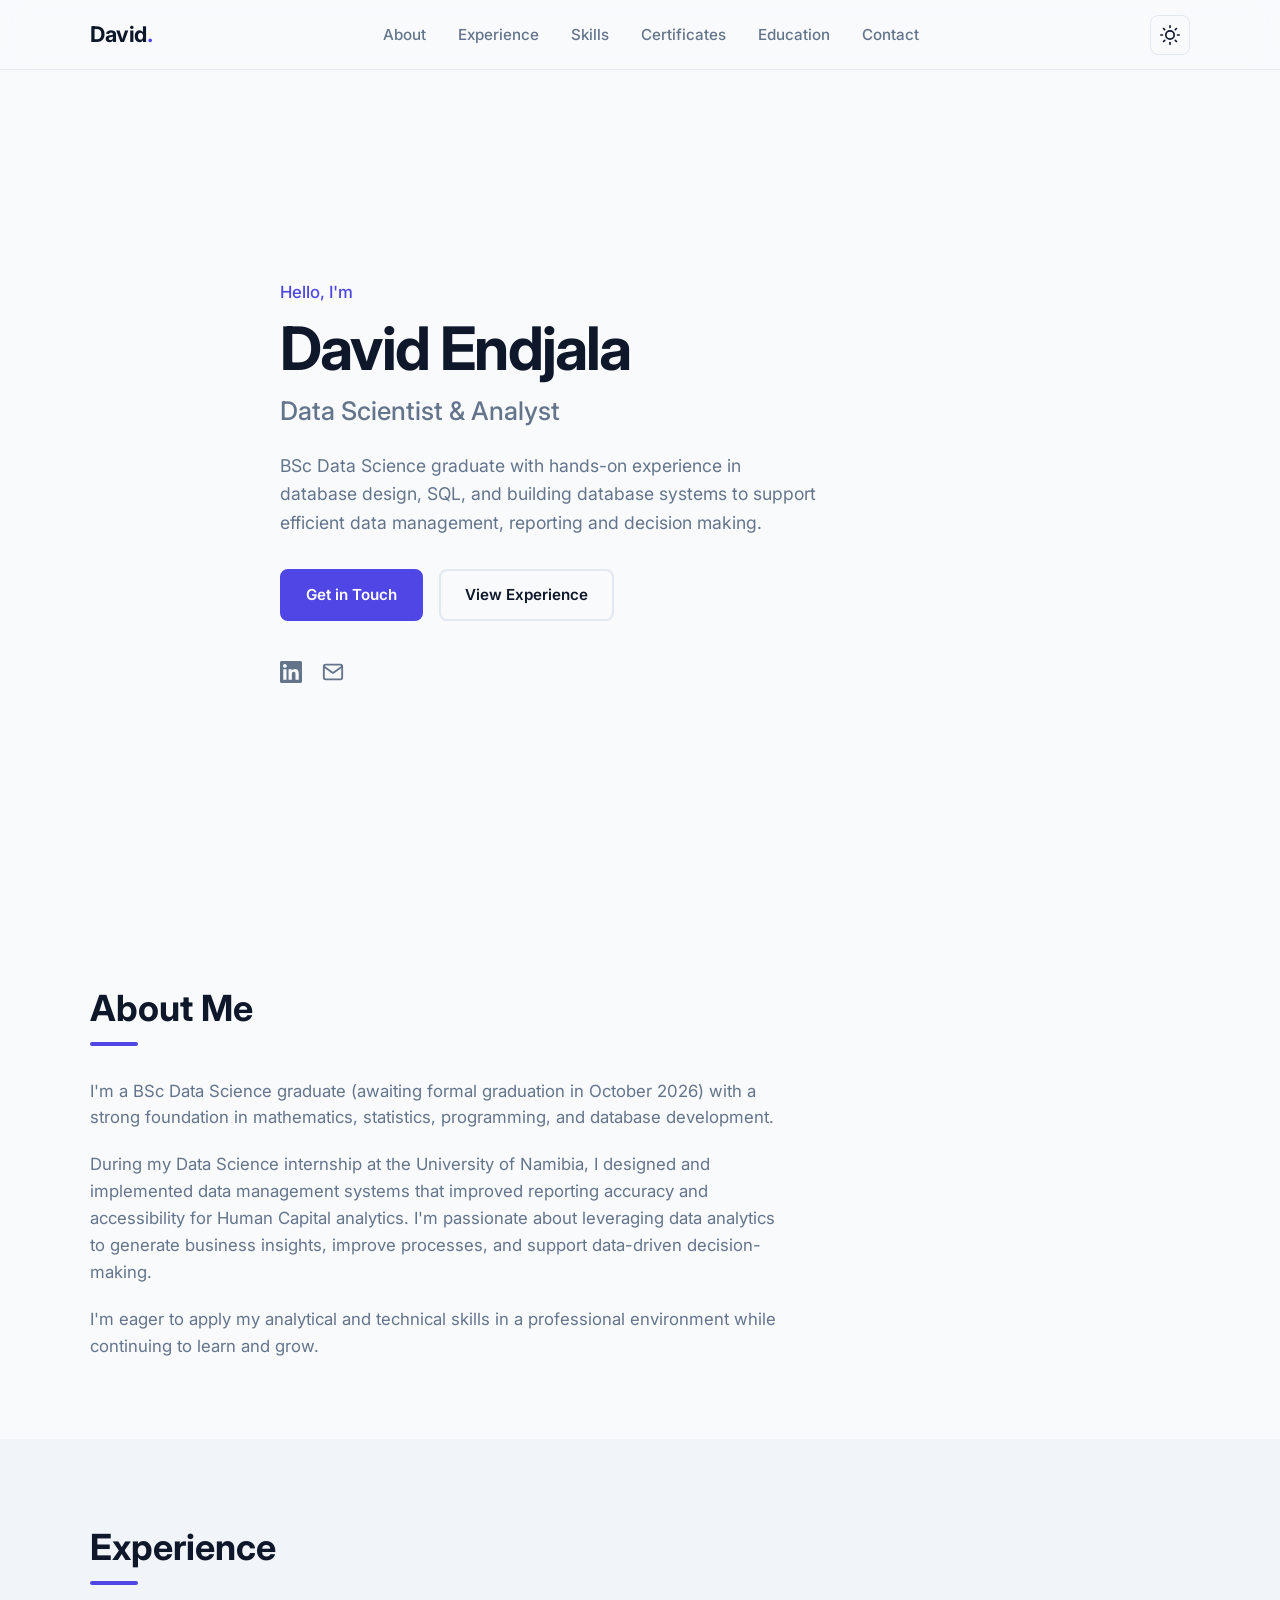
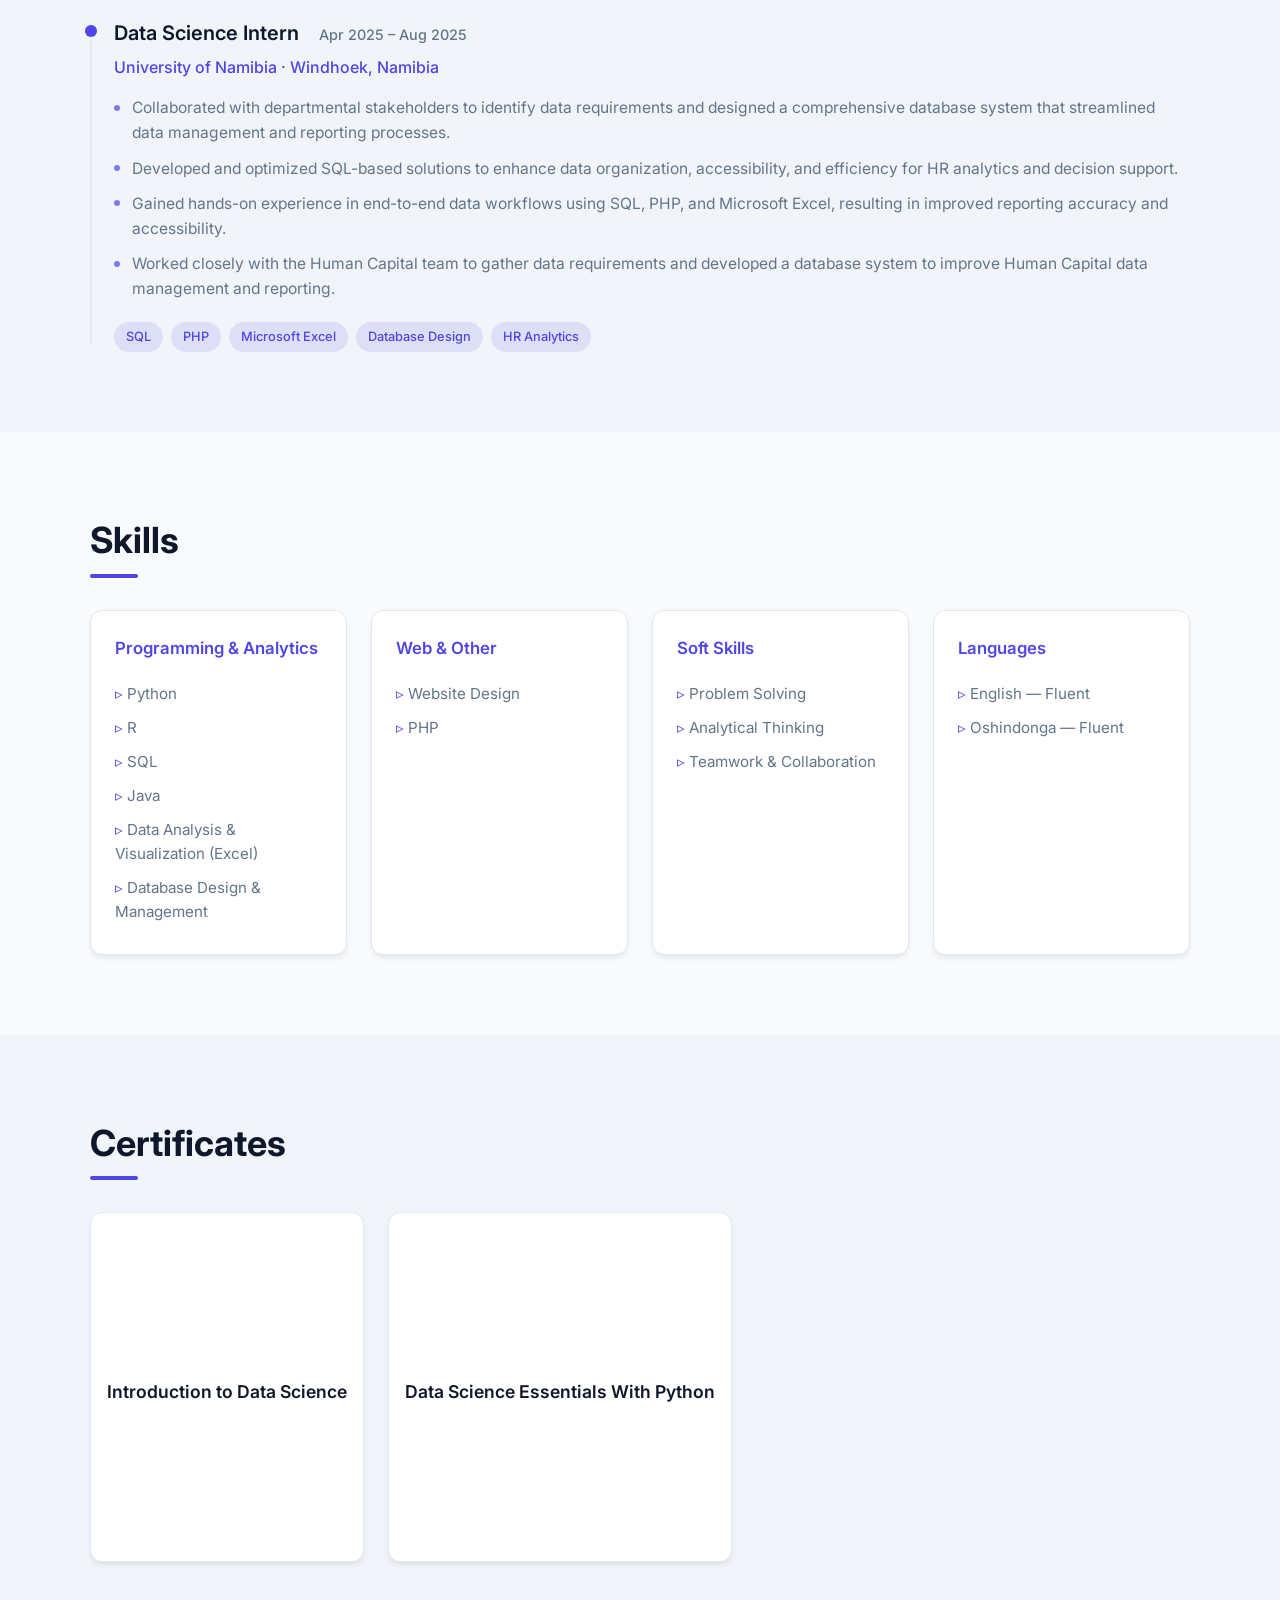
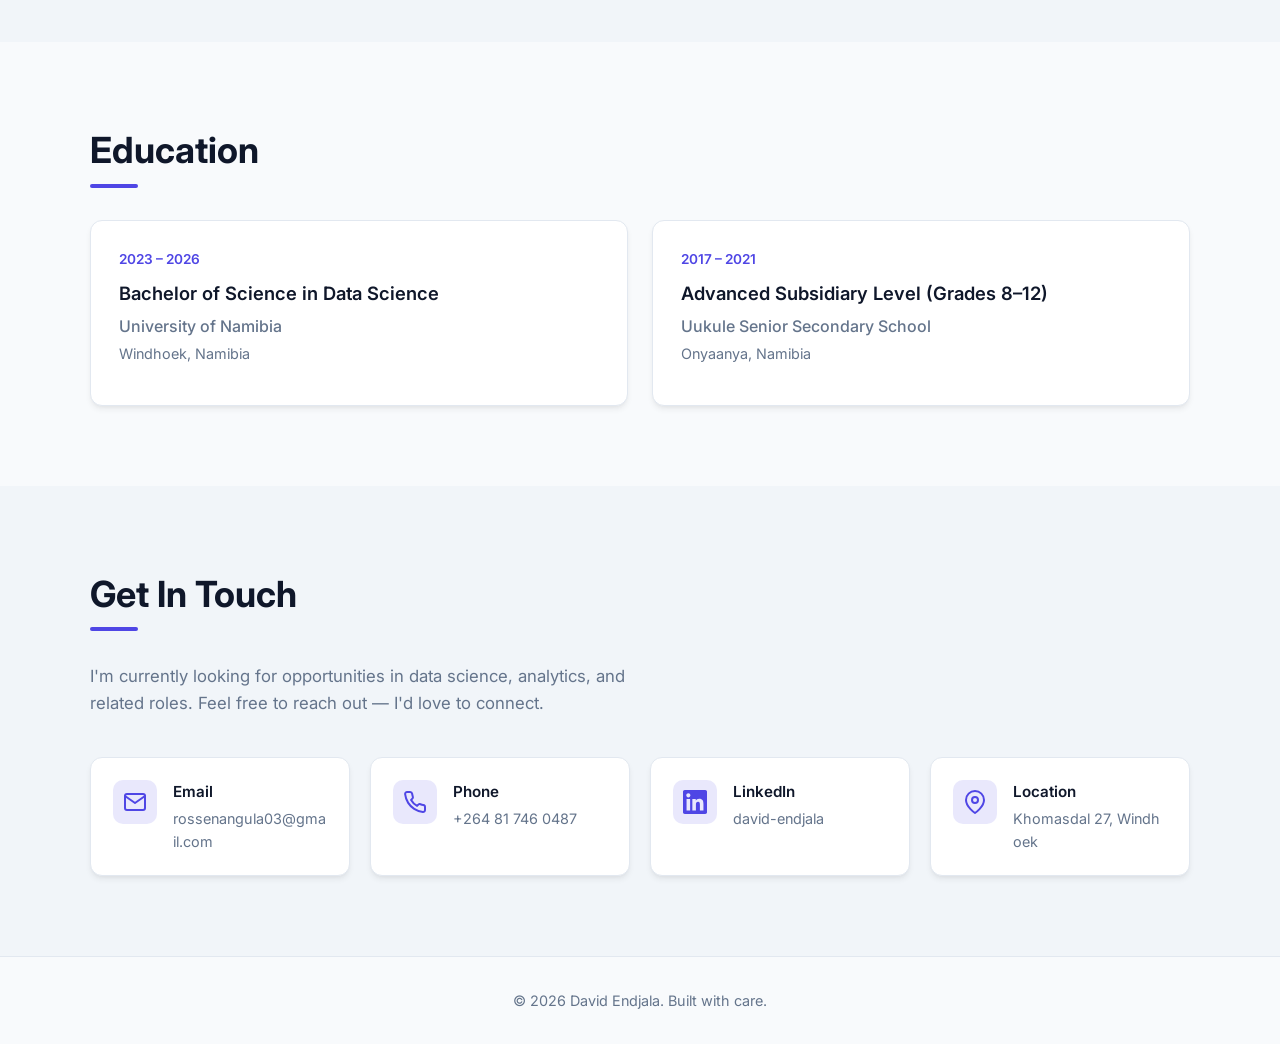
<file: index.html>
<!DOCTYPE html>
<html lang="en">
<head>

<!-- Google tag (gtag.js) -->
<script async src="https://www.googletagmanager.com/gtag/js?id=G-XKP58PV9E0"></script>
<script>
  window.dataLayer = window.dataLayer || [];
  function gtag(){dataLayer.push(arguments);}
  gtag('js', new Date());

  gtag('config', 'G-XKP58PV9E0');
</script>
  
  <meta charset="UTF-8">
  <meta name="viewport" content="width=device-width, initial-scale=1.0">
  <meta name="description" content="David Endjala — Data Science Portfolio. BSc Data Science graduate specializing in analytics, databases, and data-driven decision making.">
  <title>David Endjala | Data Scientist</title>
  <link rel="stylesheet" href="styles.css">
  <link rel="preconnect" href="https://fonts.googleapis.com">
  <link rel="preconnect" href="https://fonts.gstatic.com" crossorigin>
  <link href="https://fonts.googleapis.com/css2?family=Inter:wght@400;500;600;700&display=swap" rel="stylesheet">
</head>
<body>
  <!-- Navigation -->
  <header class="header">
    <nav class="nav container">
      <a href="#home" class="logo">David<span>.</span></a>
      <ul class="nav-links">
        <li><a href="#about">About</a></li>
        <li><a href="#experience">Experience</a></li>
        <li><a href="#skills">Skills</a></li>
        <li><a href="#certificates">Certificates</a></li>
        <li><a href="#education">Education</a></li>
        <li><a href="#contact">Contact</a></li>
      </ul>
      <div class="nav-actions">
        <button id="theme-toggle" class="theme-toggle" aria-label="Toggle dark/light mode">
          <svg class="icon-sun" xmlns="http://www.w3.org/2000/svg" width="20" height="20" viewBox="0 0 24 24" fill="none" stroke="currentColor" stroke-width="2" stroke-linecap="round" stroke-linejoin="round"><circle cx="12" cy="12" r="5"/><line x1="12" y1="1" x2="12" y2="3"/><line x1="12" y1="21" x2="12" y2="23"/><line x1="4.22" y1="4.22" x2="5.64" y2="5.64"/><line x1="18.36" y1="18.36" x2="19.78" y2="19.78"/><line x1="1" y1="12" x2="3" y2="12"/><line x1="21" y1="12" x2="23" y2="12"/><line x1="4.22" y1="19.78" x2="5.64" y2="18.36"/><line x1="18.36" y1="5.64" x2="19.78" y2="4.22"/></svg>
          <svg class="icon-moon" xmlns="http://www.w3.org/2000/svg" width="20" height="20" viewBox="0 0 24 24" fill="none" stroke="currentColor" stroke-width="2" stroke-linecap="round" stroke-linejoin="round"><path d="M21 12.79A9 9 0 1 1 11.21 3 7 7 0 0 0 21 12.79z"/></svg>
        </button>
        <button class="menu-toggle" id="menu-toggle" aria-label="Open menu">
          <span></span><span></span><span></span>
        </button>
      </div>
    </nav>
  </header>

  <main>
    <!-- Hero -->
    <section id="home" class="hero">
      <div class="container hero-content">
        <p class="hero-greeting">Hello, I'm</p>
        <h1 class="hero-name">David Endjala</h1>
        <p class="hero-title">Data Scientist & Analyst</p>
        <p class="hero-subtitle">
          BSc Data Science graduate with hands-on experience in database design, 
          SQL, and building database systems to support efficient data management, reporting and decision making.
        </p>
        <div class="hero-cta">
          <a href="#contact" class="btn btn-primary">Get in Touch</a>
          <a href="#experience" class="btn btn-outline">View Experience</a>
        </div>
        <div class="hero-links">
          <a href="https://linkedin.com/in/david-endjala-488046267" target="_blank" rel="noopener noreferrer" aria-label="LinkedIn">
            <svg xmlns="http://www.w3.org/2000/svg" width="22" height="22" viewBox="0 0 24 24" fill="currentColor"><path d="M20.447 20.452h-3.554v-5.569c0-1.328-.027-3.037-1.852-3.037-1.853 0-2.136 1.445-2.136 2.939v5.667H9.351V9h3.414v1.561h.046c.477-.9 1.637-1.85 3.37-1.85 3.601 0 4.267 2.37 4.267 5.455v6.286zM5.337 7.433c-1.144 0-2.063-.926-2.063-2.065 0-1.138.92-2.063 2.063-2.063 1.14 0 2.064.925 2.064 2.063 0 1.139-.925 2.065-2.064 2.065zm1.782 13.019H3.555V9h3.564v11.452zM22.225 0H1.771C.792 0 0 .774 0 1.729v20.542C0 23.227.792 24 1.771 24h20.451C23.2 24 24 23.227 24 22.271V1.729C24 .774 23.2 0 22.222 0h.003z"/></svg>
          </a>
          <a href="mailto:rossenangula03@gmail.com" aria-label="Email">
            <svg xmlns="http://www.w3.org/2000/svg" width="22" height="22" viewBox="0 0 24 24" fill="none" stroke="currentColor" stroke-width="2" stroke-linecap="round" stroke-linejoin="round"><path d="M4 4h16c1.1 0 2 .9 2 2v12c0 1.1-.9 2-2 2H4c-1.1 0-2-.9-2-2V6c0-1.1.9-2 2-2z"/><polyline points="22,6 12,13 2,6"/></svg>
          </a>
        </div>
      </div>
    </section>

    <!-- About -->
    <section id="about" class="section">
      <div class="container">
        <h2 class="section-title">About Me</h2>
        <div class="about-content">
          <p>
            I'm a BSc Data Science graduate (awaiting formal graduation in October 2026) 
            with a strong foundation in mathematics, statistics, programming, and database development.
          </p>
          <p>
            During my Data Science internship at the University of Namibia, I designed and 
            implemented data management systems that improved reporting accuracy and accessibility 
            for Human Capital analytics. I'm passionate about leveraging data analytics to 
            generate business insights, improve processes, and support data-driven decision-making.
          </p>
          <p>
            I'm eager to apply my analytical and technical skills in a professional environment 
            while continuing to learn and grow.
          </p>
        </div>
      </div>
    </section>

    <!-- Experience -->
    <section id="experience" class="section section-alt">
      <div class="container">
        <h2 class="section-title">Experience</h2>
        <div class="timeline">
          <article class="timeline-item">
            <div class="timeline-marker"></div>
            <div class="timeline-content">
              <div class="timeline-header">
                <h3>Data Science Intern</h3>
                <span class="timeline-date">Apr 2025 – Aug 2025</span>
              </div>
              <p class="timeline-company">University of Namibia · Windhoek, Namibia</p>
              <ul class="timeline-list">
                <li>Collaborated with departmental stakeholders to identify data requirements and designed a comprehensive database system that streamlined data management and reporting processes.</li>
                <li>Developed and optimized SQL-based solutions to enhance data organization, accessibility, and efficiency for HR analytics and decision support.</li>
                <li>Gained hands-on experience in end-to-end data workflows using SQL, PHP, and Microsoft Excel, resulting in improved reporting accuracy and accessibility.</li>
                <li>Worked closely with the Human Capital team to gather data requirements and developed a database system to improve Human Capital data management and reporting.</li>
              </ul>
              <div class="tech-tags">
                <span>SQL</span>
                <span>PHP</span>
                <span>Microsoft Excel</span>
                <span>Database Design</span>
                <span>HR Analytics</span>
              </div>
            </div>
          </article>
        </div>
      </div>
    </section>

    <!-- Skills -->
    <section id="skills" class="section">
      <div class="container">
        <h2 class="section-title">Skills</h2>
        <div class="skills-grid">
          <div class="skill-card">
            <h3>Programming & Analytics</h3>
            <ul>
              <li>Python</li>
              <li>R</li>
              <li>SQL</li>
              <li>Java</li>
              <li>Data Analysis & Visualization (Excel)</li>
              <li>Database Design & Management</li>
            </ul>
          </div>
          <div class="skill-card">
            <h3>Web & Other</h3>
            <ul>
              <li>Website Design</li>
              <li>PHP</li>
            </ul>
          </div>
          <div class="skill-card">
            <h3>Soft Skills</h3>
            <ul>
              <li>Problem Solving</li>
              <li>Analytical Thinking</li>
              <li>Teamwork & Collaboration</li>
            </ul>
          </div>
          <div class="skill-card">
            <h3>Languages</h3>
            <ul>
              <li>English — Fluent</li>
              <li>Oshindonga — Fluent</li>
            </ul>
          </div>
        </div>
      </div>
    </section>

    <!-- Certificates -->
    <section id="certificates" class="section section-alt">
      <div class="container">
        <h2 class="section-title">Certificates</h2>
        <div class="certificates-grid">
          <article class="cert-card cert-badge">
            <div data-iframe-width="150" 
              data-iframe-height="270"
              data-share-badge-id="9b3ae105-5d20-4cab-83e8-40bf994bdd90"
              data-share-badge-host="https://www.credly.com">
              
              </div>
            <h3>Introduction to Data Science</h3>
          </article>
          <article class="cert-card cert-badge">
            <!-- Credly Badge -->
            <div data-iframe-width="150" 
              data-iframe-height="270"
              data-share-badge-id="454959c4-8d32-4642-94a5-1c9703dfafe5"
              data-share-badge-host="https://www.credly.com">
              
              </div>
            <h3>Data Science Essentials With Python</h3>
          </article>
        </div>
      </div>
    </section>

    <!-- Education -->
    <section id="education" class="section">
      <div class="container">
        <h2 class="section-title">Education</h2>
        <div class="education-grid">
          <article class="edu-card">
            <div class="edu-year">2023 – 2026</div>
            <h3>Bachelor of Science in Data Science</h3>
            <p class="edu-school">University of Namibia</p>
            <p class="edu-location">Windhoek, Namibia</p>
            
          </article>
          <article class="edu-card">
            <div class="edu-year">2017 – 2021</div>
            <h3>Advanced Subsidiary Level (Grades 8–12)</h3>
            <p class="edu-school">Uukule Senior Secondary School</p>
            <p class="edu-location">Onyaanya, Namibia</p>
          </article>
        </div>
      </div>
    </section>

    <!-- Contact -->
    <section id="contact" class="section section-alt">
      <div class="container">
        <h2 class="section-title">Get In Touch</h2>
        <p class="contact-intro">
          I'm currently looking for opportunities in data science, analytics, and related roles. 
          Feel free to reach out — I'd love to connect.
        </p>
        <div class="contact-grid">
          <a href="mailto:rossenangula03@gmail.com" class="contact-card">
            <div class="contact-icon">
              <svg xmlns="http://www.w3.org/2000/svg" width="24" height="24" viewBox="0 0 24 24" fill="none" stroke="currentColor" stroke-width="2" stroke-linecap="round" stroke-linejoin="round"><path d="M4 4h16c1.1 0 2 .9 2 2v12c0 1.1-.9 2-2 2H4c-1.1 0-2-.9-2-2V6c0-1.1.9-2 2-2z"/><polyline points="22,6 12,13 2,6"/></svg>
            </div>
            <div>
              <h3>Email</h3>
              <p>rossenangula03@gmail.com</p>
            </div>
          </a>
          <a href="tel:+264817460487" class="contact-card">
            <div class="contact-icon">
              <svg xmlns="http://www.w3.org/2000/svg" width="24" height="24" viewBox="0 0 24 24" fill="none" stroke="currentColor" stroke-width="2" stroke-linecap="round" stroke-linejoin="round"><path d="M22 16.92v3a2 2 0 0 1-2.18 2 19.79 19.79 0 0 1-8.63-3.07 19.5 19.5 0 0 1-6-6 19.79 19.79 0 0 1-3.07-8.67A2 2 0 0 1 4.11 2h3a2 2 0 0 1 2 1.72 12.84 12.84 0 0 0 .7 2.81 2 2 0 0 1-.45 2.11L8.09 9.91a16 16 0 0 0 6 6l1.27-1.27a2 2 0 0 1 2.11-.45 12.84 12.84 0 0 0 2.81.7A2 2 0 0 1 22 16.92z"/></svg>
            </div>
            <div>
              <h3>Phone</h3>
              <p>+264 81 746 0487</p>
            </div>
          </a>
          <a href="https://linkedin.com/in/david-endjala-488046267" target="_blank" rel="noopener noreferrer" class="contact-card">
            <div class="contact-icon">
              <svg xmlns="http://www.w3.org/2000/svg" width="24" height="24" viewBox="0 0 24 24" fill="currentColor"><path d="M20.447 20.452h-3.554v-5.569c0-1.328-.027-3.037-1.852-3.037-1.853 0-2.136 1.445-2.136 2.939v5.667H9.351V9h3.414v1.561h.046c.477-.9 1.637-1.85 3.37-1.85 3.601 0 4.267 2.37 4.267 5.455v6.286zM5.337 7.433c-1.144 0-2.063-.926-2.063-2.065 0-1.138.92-2.063 2.063-2.063 1.14 0 2.064.925 2.064 2.063 0 1.139-.925 2.065-2.064 2.065zm1.782 13.019H3.555V9h3.564v11.452zM22.225 0H1.771C.792 0 0 .774 0 1.729v20.542C0 23.227.792 24 1.771 24h20.451C23.2 24 24 23.227 24 22.271V1.729C24 .774 23.2 0 22.222 0h.003z"/></svg>
            </div>
            <div>
              <h3>LinkedIn</h3>
              <p>david-endjala</p>
            </div>
          </a>
          <div class="contact-card contact-card-static">
            <div class="contact-icon">
              <svg xmlns="http://www.w3.org/2000/svg" width="24" height="24" viewBox="0 0 24 24" fill="none" stroke="currentColor" stroke-width="2" stroke-linecap="round" stroke-linejoin="round"><path d="M21 10c0 7-9 13-9 13s-9-6-9-13a9 9 0 0 1 18 0z"/><circle cx="12" cy="10" r="3"/></svg>
            </div>
            <div>
              <h3>Location</h3>
              <p>Khomasdal 27, Windhoek</p>
            </div>
          </div>
        </div>
      </div>
    </section>
  </main>

  <footer class="footer">
    <div class="container">
      <p>© <span id="year"></span> David Endjala. Built with care.</p>
    </div>
  </footer>

  <script src="script.js"></script>
  <script type="text/javascript" async src="//cdn.credly.com/assets/utilities/embed.js"></script>
  <script type="text/javascript" async src="//cdn.credly.com/assets/utilities/embed.js"></script>
</body>
</html>
</file>
<file: styles.css>
/* ===== CSS Variables ===== */
:root {
  --bg: #f8fafc;
  --bg-alt: #f1f5f9;
  --surface: #ffffff;
  --text: #0f172a;
  --text-muted: #64748b;
  --accent: #4f46e5;
  --accent-hover: #4338ca;
  --border: #e2e8f0;
  --shadow: 0 4px 6px -1px rgb(0 0 0 / 0.07), 0 2px 4px -2px rgb(0 0 0 / 0.05);
  --radius: 12px;
  --header-height: 70px;
  --transition: 0.25s ease;
}

[data-theme="dark"] {
  --bg: #0f172a;
  --bg-alt: #1e293b;
  --surface: #1e293b;
  --text: #f1f5f9;
  --text-muted: #94a3b8;
  --accent: #818cf8;
  --accent-hover: #a5b4fc;
  --border: #334155;
  --shadow: 0 4px 6px -1px rgb(0 0 0 / 0.3), 0 2px 4px -2px rgb(0 0 0 / 0.2);
}

/* ===== Reset & Base ===== */
*,
*::before,
*::after {
  box-sizing: border-box;
  margin: 0;
  padding: 0;
}

html {
  scroll-behavior: smooth;
  scroll-padding-top: var(--header-height);
}

body {
  font-family: 'Inter', system-ui, -apple-system, sans-serif;
  background: var(--bg);
  color: var(--text);
  line-height: 1.6;
  transition: background var(--transition), color var(--transition);
}

img {
  max-width: 100%;
  display: block;
}

a {
  color: inherit;
  text-decoration: none;
}

ul {
  list-style: none;
}

/* ===== Layout ===== */
.container {
  width: min(1100px, 90%);
  margin-inline: auto;
}

.section {
  padding: 5rem 0;
}

.section-alt {
  background: var(--bg-alt);
}

.section-title {
  font-size: clamp(1.75rem, 4vw, 2.25rem);
  font-weight: 700;
  margin-bottom: 2.5rem;
  position: relative;
  display: inline-block;
}

.section-title::after {
  content: '';
  position: absolute;
  left: 0;
  bottom: -8px;
  width: 48px;
  height: 4px;
  background: var(--accent);
  border-radius: 2px;
}

/* ===== Header / Nav ===== */
.header {
  position: fixed;
  top: 0;
  left: 0;
  right: 0;
  height: var(--header-height);
  background: color-mix(in srgb, var(--bg) 85%, transparent);
  backdrop-filter: blur(12px);
  border-bottom: 1px solid var(--border);
  z-index: 100;
  transition: background var(--transition), border-color var(--transition);
}

.nav {
  display: flex;
  align-items: center;
  justify-content: space-between;
  height: 100%;
}

.logo {
  font-size: 1.35rem;
  font-weight: 700;
  letter-spacing: -0.02em;
}

.logo span {
  color: var(--accent);
}

.nav-links {
  display: flex;
  gap: 2rem;
}

.nav-links a {
  font-size: 0.95rem;
  font-weight: 500;
  color: var(--text-muted);
  transition: color var(--transition);
}

.nav-links a:hover,
.nav-links a.active {
  color: var(--accent);
}

.nav-actions {
  display: flex;
  align-items: center;
  gap: 0.75rem;
}

.theme-toggle {
  background: transparent;
  border: 1px solid var(--border);
  border-radius: 8px;
  width: 40px;
  height: 40px;
  display: grid;
  place-items: center;
  cursor: pointer;
  color: var(--text);
  transition: border-color var(--transition), background var(--transition);
}

.theme-toggle:hover {
  border-color: var(--accent);
  background: color-mix(in srgb, var(--accent) 10%, transparent);
}

.theme-toggle .icon-moon {
  display: none;
}

[data-theme="dark"] .theme-toggle .icon-sun {
  display: none;
}

[data-theme="dark"] .theme-toggle .icon-moon {
  display: block;
}

.menu-toggle {
  display: none;
  flex-direction: column;
  gap: 5px;
  background: none;
  border: none;
  cursor: pointer;
  padding: 4px;
}

.menu-toggle span {
  display: block;
  width: 22px;
  height: 2px;
  background: var(--text);
  border-radius: 1px;
  transition: var(--transition);
}

/* ===== Hero ===== */
.hero {
  min-height: 100vh;
  display: flex;
  align-items: center;
  padding-top: var(--header-height);
}

.hero-content {
  max-width: 720px;
}

.hero-greeting {
  color: var(--accent);
  font-weight: 500;
  font-size: 1.05rem;
  margin-bottom: 0.5rem;
}

.hero-name {
  font-size: clamp(2.5rem, 7vw, 3.75rem);
  font-weight: 700;
  letter-spacing: -0.03em;
  line-height: 1.15;
  margin-bottom: 0.5rem;
}

.hero-title {
  font-size: clamp(1.25rem, 3vw, 1.6rem);
  font-weight: 500;
  color: var(--text-muted);
  margin-bottom: 1.25rem;
}

.hero-subtitle {
  font-size: 1.1rem;
  color: var(--text-muted);
  max-width: 540px;
  margin-bottom: 2rem;
}

.hero-cta {
  display: flex;
  flex-wrap: wrap;
  gap: 1rem;
  margin-bottom: 2.5rem;
}

.btn {
  display: inline-flex;
  align-items: center;
  justify-content: center;
  padding: 0.75rem 1.5rem;
  font-size: 0.95rem;
  font-weight: 600;
  border-radius: 8px;
  transition: background var(--transition), color var(--transition), border-color var(--transition), transform 0.15s ease;
}

.btn:hover {
  transform: translateY(-1px);
}

.btn-primary {
  background: var(--accent);
  color: #fff;
  border: 2px solid var(--accent);
}

.btn-primary:hover {
  background: var(--accent-hover);
  border-color: var(--accent-hover);
}

.btn-outline {
  background: transparent;
  color: var(--text);
  border: 2px solid var(--border);
}

.btn-outline:hover {
  border-color: var(--accent);
  color: var(--accent);
}

.hero-links {
  display: flex;
  gap: 1.25rem;
}

.hero-links a {
  color: var(--text-muted);
  transition: color var(--transition);
}

.hero-links a:hover {
  color: var(--accent);
}

/* ===== About ===== */
.about-content {
  max-width: 700px;
}

.about-content p {
  color: var(--text-muted);
  font-size: 1.05rem;
  margin-bottom: 1.25rem;
}

.about-content p:last-child {
  margin-bottom: 0;
}

/* ===== Experience / Timeline ===== */
.timeline {
  position: relative;
  padding-left: 1.5rem;
}

.timeline::before {
  content: '';
  position: absolute;
  left: 0;
  top: 8px;
  bottom: 8px;
  width: 2px;
  background: var(--border);
}

.timeline-item {
  position: relative;
  padding-bottom: 2.5rem;
}

.timeline-item:last-child {
  padding-bottom: 0;
}

.timeline-marker {
  position: absolute;
  left: -1.5rem;
  top: 8px;
  width: 12px;
  height: 12px;
  background: var(--accent);
  border-radius: 50%;
  transform: translateX(-5px);
  box-shadow: 0 0 0 4px var(--bg-alt);
}

.timeline-header {
  display: flex;
  flex-wrap: wrap;
  align-items: baseline;
  gap: 0.75rem 1.25rem;
  margin-bottom: 0.35rem;
}

.timeline-header h3 {
  font-size: 1.25rem;
  font-weight: 600;
}

.timeline-date {
  font-size: 0.9rem;
  color: var(--text-muted);
  font-weight: 500;
}

.timeline-company {
  color: var(--accent);
  font-weight: 500;
  margin-bottom: 1rem;
}

.timeline-list {
  margin-bottom: 1.25rem;
}

.timeline-list li {
  position: relative;
  padding-left: 1.15rem;
  margin-bottom: 0.65rem;
  color: var(--text-muted);
  font-size: 0.975rem;
}

.timeline-list li::before {
  content: '';
  position: absolute;
  left: 0;
  top: 0.55em;
  width: 6px;
  height: 6px;
  background: var(--accent);
  border-radius: 50%;
  opacity: 0.7;
}

.tech-tags {
  display: flex;
  flex-wrap: wrap;
  gap: 0.5rem;
}

.tech-tags span {
  font-size: 0.8rem;
  font-weight: 500;
  padding: 0.3rem 0.75rem;
  background: color-mix(in srgb, var(--accent) 12%, transparent);
  color: var(--accent);
  border-radius: 999px;
}

/* ===== Skills ===== */
.skills-grid {
  display: grid;
  grid-template-columns: repeat(auto-fit, minmax(240px, 1fr));
  gap: 1.5rem;
}

.skill-card {
  background: var(--surface);
  border: 1px solid var(--border);
  border-radius: var(--radius);
  padding: 1.5rem;
  box-shadow: var(--shadow);
  transition: border-color var(--transition), transform 0.2s ease;
}

.skill-card:hover {
  border-color: var(--accent);
  transform: translateY(-2px);
}

.skill-card h3 {
  font-size: 1.05rem;
  font-weight: 600;
  margin-bottom: 1rem;
  color: var(--accent);
}

.skill-card ul li {
  color: var(--text-muted);
  padding: 0.3rem 0;
  font-size: 0.95rem;
}

.skill-card ul li::before {
  content: '▹ ';
  color: var(--accent);
}

/* ===== Certificates ===== */
.certificates-grid {
  display: flex;
  flex-wrap: wrap;
  gap: 1.5rem;
}

.cert-card {
  background: var(--surface);
  border: 1px solid var(--border);
  border-radius: var(--radius);
  padding: 1rem;
  box-shadow: var(--shadow);
  transition: border-color var(--transition), transform 0.2s ease;
  display: inline-block;
  width: auto;
  height: auto;
}

.cert-card:hover {
  border-color: var(--accent);
  transform: translateY(-2px);
}

.cert-issuer {
  font-size: 0.8rem;
  font-weight: 600;
  text-transform: uppercase;
  letter-spacing: 0.04em;
  color: var(--accent);
  margin-bottom: 0.5rem;
}

.cert-card h3 {
  font-size: 1.05rem;
  font-weight: 600;
  margin-bottom: 0.4rem;
  line-height: 1.35;
}

.cert-date {
  font-size: 0.875rem;
  color: var(--text-muted);
  margin-bottom: 0.35rem;
}

.cert-desc {
  font-size: 0.875rem;
  color: var(--text-muted);
}

.cert-note {
  margin-top: 1.75rem;
  font-size: 0.85rem;
  color: var(--text-muted);
  font-style: italic;
}

.cert-badge {
  display: flex;
  flex-direction: column;
  justify-content: center;
  align-items: center;
  padding: 1rem;
  min-height: 350px;
  text-align: center;
}
.cert-badge h3 {
  margin-top: 15px;
  font-size: 1.1rem;
}

.cert-badge > div {
  margin: 0 auto;
}

/* ===== Education ===== */
.education-grid {
  display: grid;
  grid-template-columns: repeat(auto-fit, minmax(280px, 1fr));
  gap: 1.5rem;
}

.edu-card {
  background: var(--surface);
  border: 1px solid var(--border);
  border-radius: var(--radius);
  padding: 1.75rem;
  box-shadow: var(--shadow);
}

.edu-year {
  font-size: 0.85rem;
  font-weight: 600;
  color: var(--accent);
  margin-bottom: 0.5rem;
}

.edu-card h3 {
  font-size: 1.15rem;
  font-weight: 600;
  margin-bottom: 0.35rem;
}

.edu-school {
  color: var(--text-muted);
  font-weight: 500;
  margin-bottom: 0.15rem;
}

.edu-location {
  font-size: 0.9rem;
  color: var(--text-muted);
  margin-bottom: 0.75rem;
}

.edu-note {
  font-size: 0.875rem;
  color: var(--accent);
  font-style: italic;
}

/* ===== Contact ===== */
.contact-intro {
  color: var(--text-muted);
  font-size: 1.05rem;
  max-width: 540px;
  margin-bottom: 2.5rem;
}

.contact-grid {
  display: grid;
  grid-template-columns: repeat(auto-fit, minmax(240px, 1fr));
  gap: 1.25rem;
}

.contact-card {
  display: flex;
  align-items: flex-start;
  gap: 1rem;
  background: var(--surface);
  border: 1px solid var(--border);
  border-radius: var(--radius);
  padding: 1.35rem;
  box-shadow: var(--shadow);
  transition: border-color var(--transition), transform 0.2s ease;
}

.contact-card:hover {
  border-color: var(--accent);
  transform: translateY(-2px);
}

.contact-card-static {
  cursor: default;
}

.contact-card-static:hover {
  transform: none;
  border-color: var(--border);
}

.contact-icon {
  flex-shrink: 0;
  width: 44px;
  height: 44px;
  display: grid;
  place-items: center;
  background: color-mix(in srgb, var(--accent) 12%, transparent);
  color: var(--accent);
  border-radius: 10px;
}

.contact-card h3 {
  font-size: 0.95rem;
  font-weight: 600;
  margin-bottom: 0.2rem;
}

.contact-card p {
  font-size: 0.9rem;
  color: var(--text-muted);
  word-break: break-all;
}

/* ===== Footer ===== */
.footer {
  padding: 2rem 0;
  border-top: 1px solid var(--border);
  text-align: center;
}

.footer p {
  font-size: 0.9rem;
  color: var(--text-muted);
}

/* ===== Mobile Nav ===== */
@media (max-width: 768px) {
  .nav-links {
    position: fixed;
    top: var(--header-height);
    left: 0;
    right: 0;
    background: var(--bg);
    border-bottom: 1px solid var(--border);
    flex-direction: column;
    padding: 1.5rem 1.5rem 2rem;
    gap: 0;
    transform: translateY(-120%);
    opacity: 0;
    pointer-events: none;
    transition: transform 0.3s ease, opacity 0.3s ease;
  }

  .nav-links.open {
    transform: translateY(0);
    opacity: 1;
    pointer-events: auto;
  }

  .nav-links li {
    border-bottom: 1px solid var(--border);
  }

  .nav-links a {
    display: block;
    padding: 1rem 0;
  }

  .menu-toggle {
    display: flex;
  }

  .menu-toggle.active span:nth-child(1) {
    transform: translateY(7px) rotate(45deg);
  }

  .menu-toggle.active span:nth-child(2) {
    opacity: 0;
  }

  .menu-toggle.active span:nth-child(3) {
    transform: translateY(-7px) rotate(-45deg);
  }

  .hero-cta {
    flex-direction: column;
  }

  .btn {
    width: 100%;
  }
}

@media (max-width: 480px) {
  .section {
    padding: 3.5rem 0;
  }

  .timeline {
    padding-left: 1.25rem;
  }
}
</file>
